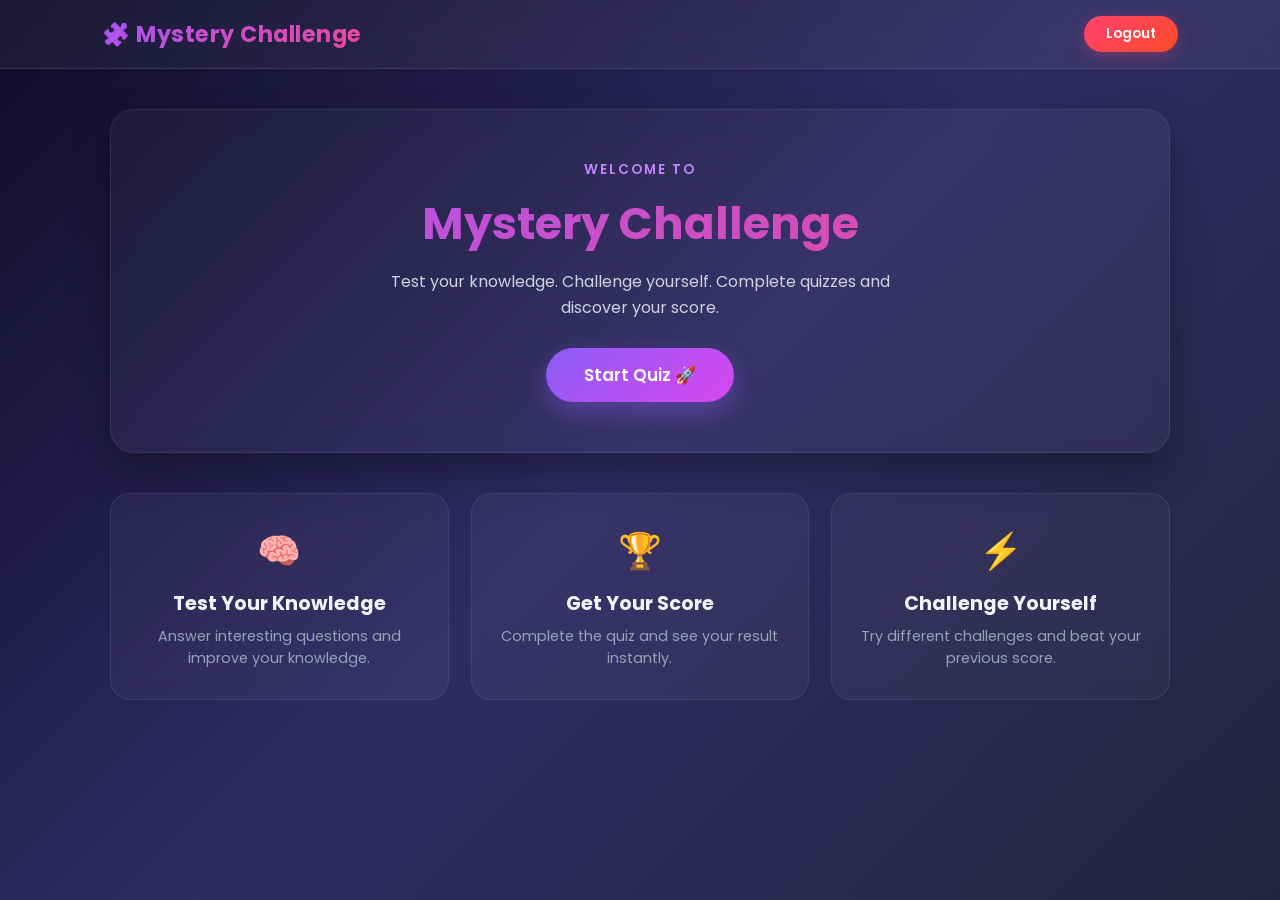
<file: index.html>
<!DOCTYPE html>
<html lang="en">
<head>
  <meta charset="UTF-8">
  <meta name="viewport" content="width=device-width, initial-scale=1.0">

  <title>Mystery Challenge</title>

  <link rel="stylesheet" href="style.css">
</head>

<body>

  <nav class="navbar">

    <div class="brand">
      🧩 Mystery Challenge
    </div>

    <button id="logoutBtn" class="logout-btn">
      Logout
    </button>

  </nav>


  <main class="home">

    <section class="hero">

      <p class="welcome">WELCOME TO</p>

      <h1>Mystery Challenge</h1>

      <p class="hero-text">
        Test your knowledge. Challenge yourself.
        Complete quizzes and discover your score.
      </p>

      <button class="start-btn" id="startQuizBtn">
        Start Quiz 🚀
      </button>

    </section>


    <section class="cards">

      <div class="info-card">
        <div class="card-icon">🧠</div>
        <h2>Test Your Knowledge</h2>
        <p>
          Answer interesting questions and improve
          your knowledge.
        </p>
      </div>

      <div class="info-card">
        <div class="card-icon">🏆</div>
        <h2>Get Your Score</h2>
        <p>
          Complete the quiz and see your result instantly.
        </p>
      </div>

      <div class="info-card">
        <div class="card-icon">⚡</div>
        <h2>Challenge Yourself</h2>
        <p>
          Try different challenges and beat your previous score.
        </p>
      </div>

    </section>

  </main>


  <script type="module" src="home.js"></script>

</body>
</html>
</file>
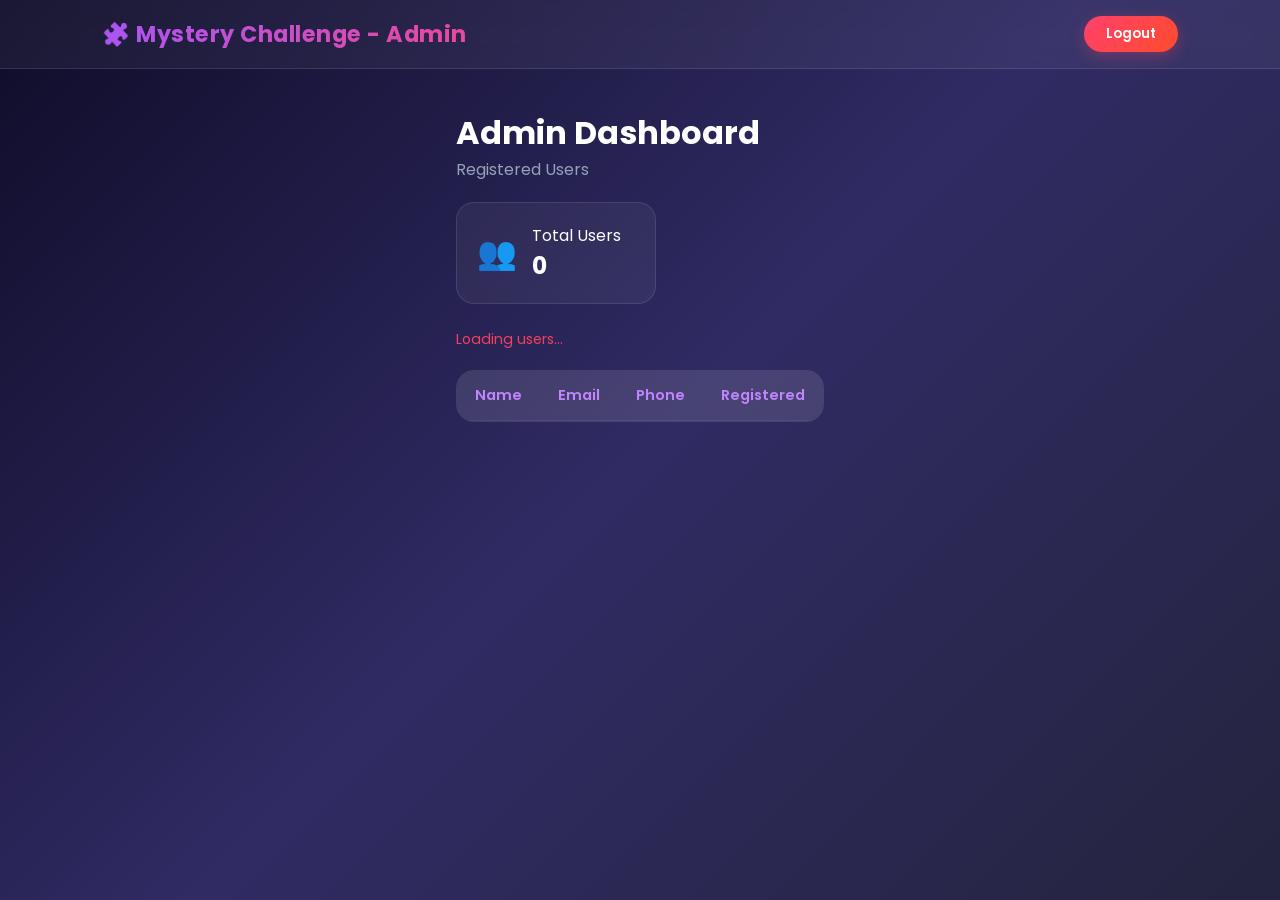
<file: admin.html>
<!DOCTYPE html>
<html lang="en">
<head>
  <meta charset="UTF-8">
  <meta name="viewport" content="width=device-width, initial-scale=1.0">

  <title>Admin Dashboard | Mystery Challenge</title>

 <link rel="stylesheet" href="style.css">
</head>

<body>

  <nav class="navbar">
    <div class="brand">🧩 Mystery Challenge - Admin</div>

    <button id="logoutBtn" class="logout-btn">
      Logout
    </button>
  </nav>

  <main class="admin-container">

    <h1>Admin Dashboard</h1>

    <p class="admin-subtitle">
      Registered Users
    </p>
<div class="admin-stats">
  <div class="stat-card">
    <div class="stat-icon">👥</div>
    <div>
      <p>Total Users</p>
      <h2 id="totalUsers">0</h2>
    </div>
  </div>
</div>
    <div id="message">
      Loading users...
    </div>

    <div class="table-container">

      <table>

        <thead>
          <tr>
            <th>Name</th>
            <th>Email</th>
            <th>Phone</th>
            <th>Registered</th>
          </tr>
        </thead>

        <tbody id="usersTable">
        </tbody>

      </table>

    </div>

  </main>

  <script type="module" src="admin.js"></script>

</body>
</html>
</file>
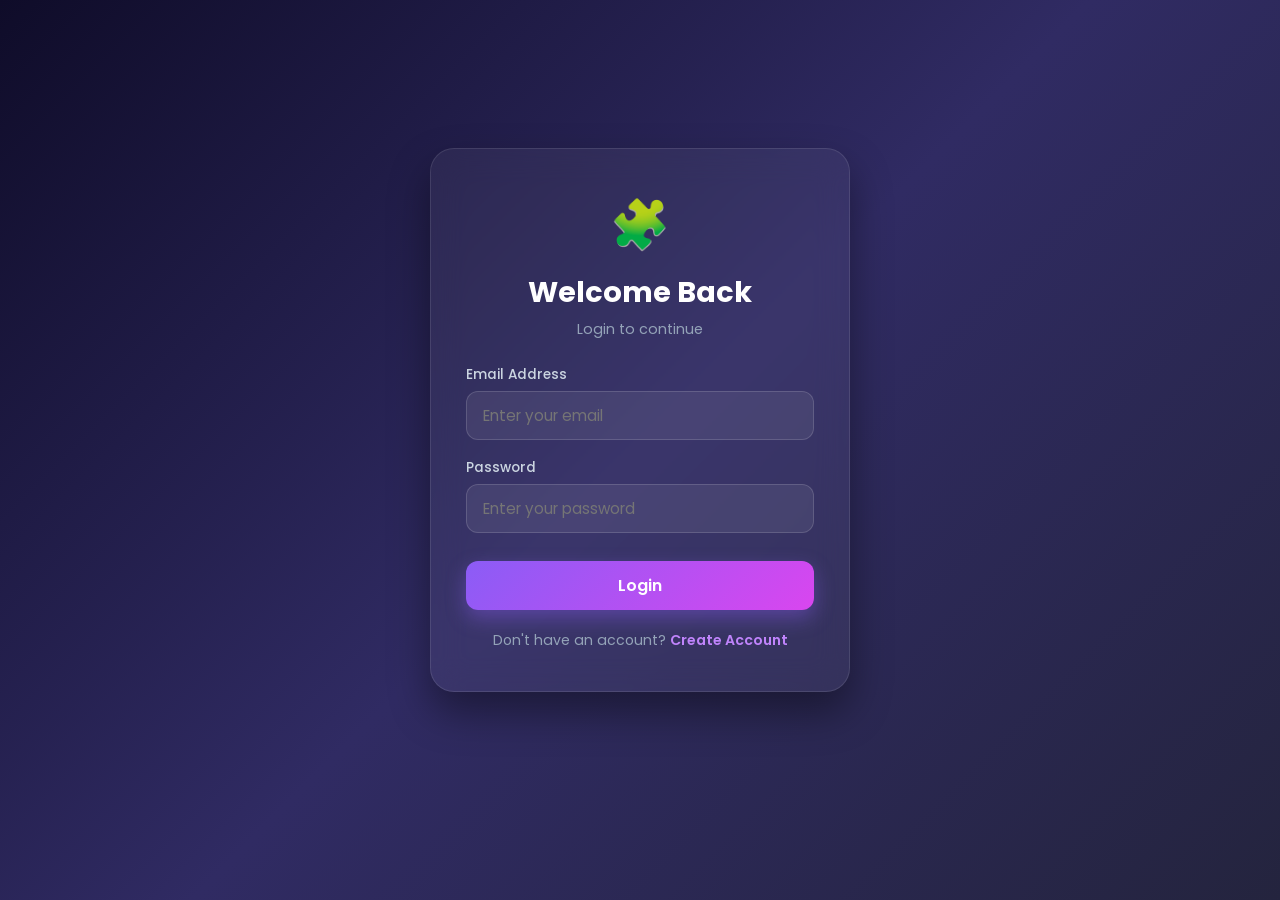
<file: login.html>
<!DOCTYPE html>
<html lang="en">
<head>
  <meta charset="UTF-8">
  <meta name="viewport" content="width=device-width, initial-scale=1.0">

  <title>Login | আপনি মায়া কে কত তা চিনেন </title>

 <link rel="stylesheet" href="style.css">
</head>

<body>

  <div class="auth-container">

    <div class="auth-box">

      <div class="logo">🧩</div>

      <h1>Welcome Back</h1>

      <p class="subtitle">Login to continue</p>

      <form id="loginForm">

        <div class="input-group">
          <label>Email Address</label>

          <input
            type="email"
            id="email"
            placeholder="Enter your email"
            required
          >
        </div>

        <div class="input-group">
          <label>Password</label>

          <input
            type="password"
            id="password"
            placeholder="Enter your password"
            required
          >
        </div>

        <button type="submit" id="loginBtn">
          Login
        </button>

        <p id="message"></p>

      </form>

      <p class="login-link">
        Don't have an account?
        <a href="register.html">Create Account</a>
      </p>

    </div>

  </div>

  <script type="module" src="login.js"></script>

</body>
</html>
</file>
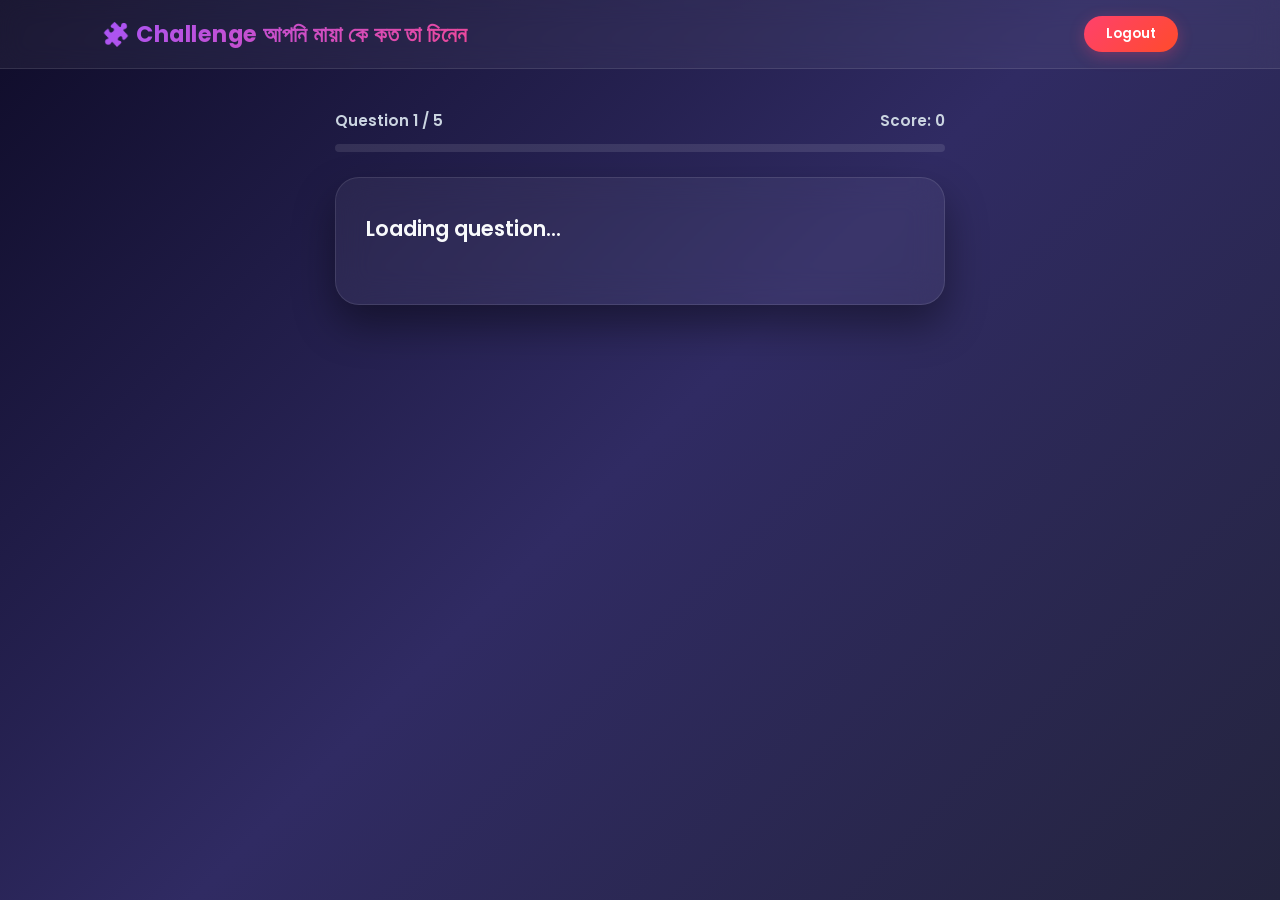
<file: quiz.html>
<!DOCTYPE html>
<html lang="en">
<head>
  <meta charset="UTF-8">
  <meta name="viewport" content="width=device-width, initial-scale=1.0">

  <title>Quiz | Mystery Challenge</title>

 <link rel="stylesheet" href="style.css">
</head>

<body>

  <nav class="navbar">

    <div class="brand">
      🧩 Challenge  আপনি মায়া কে কত তা চিনেন 
    </div>

    <div id="userName" class="user-name"></div>

    <button id="logoutBtn" class="logout-btn">
      Logout
    </button>

  </nav>


  <main class="quiz-container">

    <div class="quiz-header">

      <span id="questionNumber">
        Question 1 / 5
      </span>

      <span id="score">
        Score: 0
      </span>

    </div>


    <div class="progress">
      <div id="progressBar"></div>
    </div>


    <section class="quiz-card">

      <h1 id="question">
        Loading question...
      </h1>


      <div id="options" class="options">

        <!-- Options will appear here -->

      </div>


      <button id="nextBtn" class="next-btn">
        Next →
      </button>

    </section>

  </main>


  <script type="module" src="quiz.js"></script>

</body>
</html>
</file>
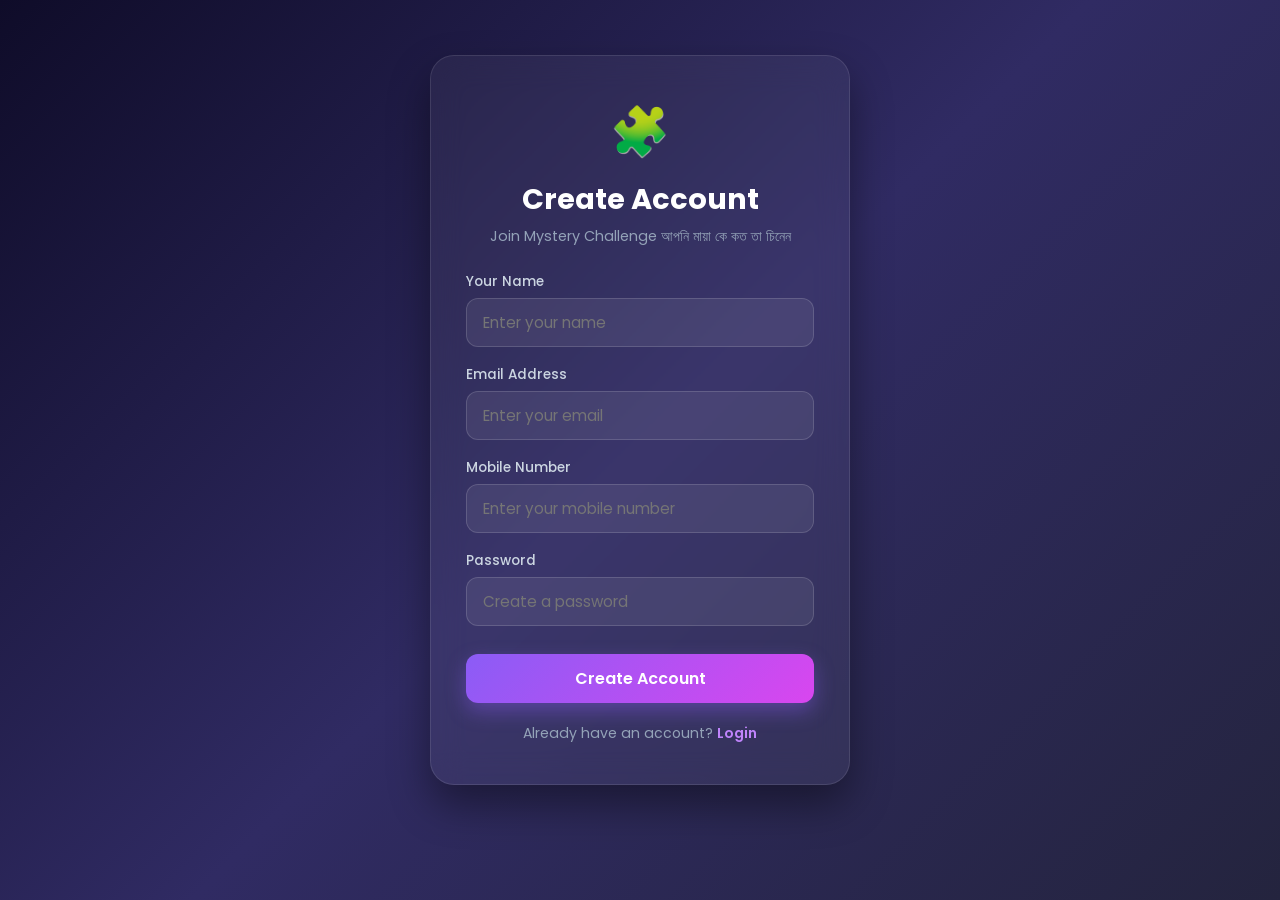
<file: register.html>
<!DOCTYPE html>
<html lang="en">
<head>
  <meta charset="UTF-8">
  <meta name="viewport" content="width=device-width, initial-scale=1.0">

  <title>Create Account | Mystery Challenge</title>

  <link rel="stylesheet" href="style.css">
</head>

<body>

  <div class="auth-container">

    <div class="auth-box">

      <div class="logo">🧩</div>

      <h1>Create Account</h1>
      <p class="subtitle">Join Mystery Challenge আপনি মায়া কে কত তা চিনেন </p>

      <form id="registerForm">

        <div class="input-group">
          <label>Your Name</label>
          <input
            type="text"
            id="name"
            placeholder="Enter your name"
            required
          >
        </div>

        <div class="input-group">
          <label>Email Address</label>
          <input
            type="email"
            id="email"
            placeholder="Enter your email"
            required
          >
        </div>

        <div class="input-group">
          <label>Mobile Number</label>
          <input
            type="tel"
            id="phone"
            placeholder="Enter your mobile number"
            required
          >
        </div>

        <div class="input-group">
          <label>Password</label>
          <input
            type="password"
            id="password"
            placeholder="Create a password"
            required
          >
        </div>

        <button type="submit" id="registerBtn">
          Create Account
        </button>

        <p id="message"></p>

      </form>

      <p class="login-link">
        Already have an account?
        <a href="login.html">Login</a>
      </p>

    </div>

  </div>

  <script type="module" src="app.js"></script>

</body>
</html>
</file>
<file: style.css>
@import url('https://fonts.googleapis.com/css2?family=Poppins:wght@300;400;500;600;700&display=swap');

* {
  margin: 0;
  padding: 0;
  box-sizing: border-box;
  font-family: 'Poppins', sans-serif;
}

body {
  background: linear-gradient(135deg, #0f0c29, #302b63, #24243e);
  min-height: 100vh;
  color: #ffffff;
  display: flex;
  flex-direction: column;
  overflow-x: hidden;
}

/* NAVBAR */
.navbar {
  display: flex;
  justify-content: space-between;
  align-items: center;
  padding: 16px 8%;
  background: rgba(255, 255, 255, 0.05);
  backdrop-filter: blur(12px);
  -webkit-backdrop-filter: blur(12px);
  border-bottom: 1px solid rgba(255, 255, 255, 0.1);
  position: sticky;
  top: 0;
  z-index: 100;
}

.brand {
  font-size: 1.4rem;
  font-weight: 700;
  background: linear-gradient(135deg, #a855f7, #ec4899);
  -webkit-background-clip: text;
  -webkit-text-fill-color: transparent;
  letter-spacing: 0.5px;
}

.user-name {
  color: #e2e8f0;
  font-weight: 500;
  font-size: 0.95rem;
}

.logout-btn {
  background: linear-gradient(135deg, #ff416c, #ff4b2b);
  border: none;
  padding: 8px 22px;
  color: #ffffff;
  font-weight: 600;
  border-radius: 20px;
  cursor: pointer;
  transition: all 0.3s ease;
  box-shadow: 0 4px 15px rgba(255, 65, 108, 0.3);
}

.logout-btn:hover {
  transform: translateY(-2px);
  box-shadow: 0 6px 20px rgba(255, 65, 108, 0.5);
}

/* AUTH PAGES (LOGIN / REGISTER) */
.auth-container {
  display: flex;
  justify-content: center;
  align-items: center;
  min-height: calc(100vh - 60px);
  padding: 20px;
}

.auth-box {
  background: rgba(255, 255, 255, 0.05);
  backdrop-filter: blur(16px);
  -webkit-backdrop-filter: blur(16px);
  border: 1px solid rgba(255, 255, 255, 0.1);
  padding: 40px 35px;
  border-radius: 24px;
  width: 100%;
  max-width: 420px;
  box-shadow: 0 20px 40px rgba(0, 0, 0, 0.4);
  text-align: center;
}

.logo {
  font-size: 3rem;
  margin-bottom: 10px;
}

.auth-box h1 {
  font-size: 1.8rem;
  font-weight: 700;
  margin-bottom: 5px;
}

.subtitle {
  color: #94a3b8;
  font-size: 0.9rem;
  margin-bottom: 25px;
}

.input-group {
  text-align: left;
  margin-bottom: 18px;
}

.input-group label {
  display: block;
  font-size: 0.85rem;
  color: #cbd5e1;
  margin-bottom: 6px;
  font-weight: 500;
}

.input-group input {
  width: 100%;
  padding: 12px 16px;
  border-radius: 12px;
  border: 1px solid rgba(255, 255, 255, 0.15);
  background: rgba(255, 255, 255, 0.07);
  color: #ffffff;
  font-size: 0.95rem;
  outline: none;
  transition: 0.3s ease;
}

.input-group input:focus {
  border-color: #a855f7;
  background: rgba(255, 255, 255, 0.12);
  box-shadow: 0 0 10px rgba(168, 85, 247, 0.3);
}

.auth-box button {
  width: 100%;
  padding: 12px;
  background: linear-gradient(135deg, #8b5cf6, #d946ef);
  border: none;
  border-radius: 12px;
  color: #ffffff;
  font-size: 1rem;
  font-weight: 600;
  cursor: pointer;
  margin-top: 10px;
  transition: all 0.3s ease;
  box-shadow: 0 8px 20px rgba(139, 92, 246, 0.4);
}

.auth-box button:hover {
  transform: translateY(-2px);
  box-shadow: 0 12px 25px rgba(139, 92, 246, 0.6);
}

.login-link {
  margin-top: 20px;
  font-size: 0.88rem;
  color: #94a3b8;
}

.login-link a {
  color: #c084fc;
  text-decoration: none;
  font-weight: 600;
}

.login-link a:hover {
  text-decoration: underline;
}

#message {
  margin-top: 12px;
  font-size: 0.88rem;
  color: #f43f5e;
}

/* HOME PAGE */
.home {
  max-width: 1100px;
  margin: 0 auto;
  padding: 40px 20px;
  width: 100%;
}

.hero {
  text-align: center;
  padding: 50px 20px;
  background: rgba(255, 255, 255, 0.04);
  border-radius: 24px;
  border: 1px solid rgba(255, 255, 255, 0.08);
  backdrop-filter: blur(12px);
  -webkit-backdrop-filter: blur(12px);
  margin-bottom: 40px;
  box-shadow: 0 20px 40px rgba(0, 0, 0, 0.3);
}

.welcome {
  color: #c084fc;
  font-size: 0.85rem;
  font-weight: 600;
  letter-spacing: 2px;
  margin-bottom: 10px;
}

.hero h1 {
  font-size: 2.8rem;
  font-weight: 700;
  background: linear-gradient(135deg, #a855f7, #ec4899);
  -webkit-background-clip: text;
  -webkit-text-fill-color: transparent;
  margin-bottom: 12px;
}

.hero-text {
  color: #cbd5e1;
  max-width: 550px;
  margin: 0 auto 28px;
  font-size: 1rem;
  line-height: 1.6;
}

.start-btn {
  background: linear-gradient(135deg, #8b5cf6, #d946ef);
  border: none;
  padding: 14px 38px;
  font-size: 1.05rem;
  font-weight: 600;
  color: #ffffff;
  border-radius: 30px;
  cursor: pointer;
  transition: all 0.3s ease;
  box-shadow: 0 10px 25px rgba(139, 92, 246, 0.4);
}

.start-btn:hover {
  transform: translateY(-3px) scale(1.02);
  box-shadow: 0 15px 30px rgba(139, 92, 246, 0.6);
}

.cards {
  display: grid;
  grid-template-columns: repeat(auto-fit, minmax(260px, 1fr));
  gap: 22px;
}

.info-card {
  background: rgba(255, 255, 255, 0.04);
  border: 1px solid rgba(255, 255, 255, 0.08);
  padding: 30px 22px;
  border-radius: 20px;
  text-align: center;
  transition: all 0.3s ease;
  backdrop-filter: blur(8px);
  -webkit-backdrop-filter: blur(8px);
}

.info-card:hover {
  transform: translateY(-6px);
  background: rgba(255, 255, 255, 0.07);
  border-color: rgba(168, 85, 247, 0.4);
  box-shadow: 0 15px 30px rgba(0, 0, 0, 0.4);
}

.card-icon {
  font-size: 2.2rem;
  margin-bottom: 12px;
}

.info-card h2 {
  font-size: 1.2rem;
  margin-bottom: 8px;
  color: #f1f5f9;
}

.info-card p {
  color: #94a3b8;
  font-size: 0.9rem;
  line-height: 1.5;
}

/* QUIZ PAGE */
.quiz-container {
  max-width: 650px;
  margin: 40px auto;
  padding: 0 20px;
  width: 100%;
}

.quiz-header {
  display: flex;
  justify-content: space-between;
  font-weight: 600;
  color: #cbd5e1;
  margin-bottom: 12px;
  font-size: 0.95rem;
}

.progress {
  width: 100%;
  height: 8px;
  background: rgba(255, 255, 255, 0.1);
  border-radius: 10px;
  overflow: hidden;
  margin-bottom: 25px;
}

#progressBar {
  height: 100%;
  width: 0%;
  background: linear-gradient(90deg, #8b5cf6, #d946ef);
  transition: width 0.3s ease;
}

.quiz-card {
  background: rgba(255, 255, 255, 0.05);
  border: 1px solid rgba(255, 255, 255, 0.1);
  backdrop-filter: blur(16px);
  -webkit-backdrop-filter: blur(16px);
  border-radius: 24px;
  padding: 35px 30px;
  box-shadow: 0 20px 40px rgba(0, 0, 0, 0.4);
}

#question {
  font-size: 1.3rem;
  font-weight: 600;
  margin-bottom: 25px;
  color: #f8fafc;
  line-height: 1.5;
}

.options {
  display: flex;
  flex-direction: column;
  gap: 12px;
}

.option {
  background: rgba(255, 255, 255, 0.06);
  border: 1px solid rgba(255, 255, 255, 0.12);
  color: #e2e8f0;
  padding: 14px 18px;
  border-radius: 14px;
  font-size: 0.98rem;
  text-align: left;
  cursor: pointer;
  transition: all 0.25s ease;
}

.option:hover:not(:disabled) {
  background: rgba(168, 85, 247, 0.2);
  border-color: #a855f7;
  transform: translateX(4px);
}

.option.correct {
  background: rgba(34, 197, 94, 0.25) !important;
  border-color: #22c55e !important;
  color: #4ade80 !important;
  font-weight: 600;
}

.option.wrong {
  background: rgba(239, 68, 68, 0.25) !important;
  border-color: #ef4444 !important;
  color: #f87171 !important;
}

.next-btn {
  margin-top: 25px;
  width: 100%;
  padding: 14px;
  background: linear-gradient(135deg, #8b5cf6, #d946ef);
  border: none;
  border-radius: 14px;
  color: #ffffff;
  font-size: 1rem;
  font-weight: 600;
  cursor: pointer;
  transition: all 0.3s ease;
  display: none;
  box-shadow: 0 8px 20px rgba(139, 92, 246, 0.4);
}

.next-btn:hover {
  transform: translateY(-2px);
  box-shadow: 0 12px 25px rgba(139, 92, 246, 0.6);
}

/* ADMIN DASHBOARD */
.admin-container {
  max-width: 1000px;
  margin: 40px auto;
  padding: 0 20px;
}

.admin-subtitle {
  color: #94a3b8;
  margin-bottom: 20px;
}

.admin-stats {
  margin-bottom: 25px;
}

.stat-card {
  background: rgba(255, 255, 255, 0.05);
  border: 1px solid rgba(255, 255, 255, 0.1);
  border-radius: 18px;
  padding: 20px;
  display: inline-flex;
  align-items: center;
  gap: 15px;
  min-width: 200px;
}

.stat-icon {
  font-size: 2rem;
}

.table-container {
  background: rgba(255, 255, 255, 0.04);
  border: 1px solid rgba(255, 255, 255, 0.08);
  border-radius: 18px;
  overflow: hidden;
  margin-top: 20px;
}

table {
  width: 100%;
  border-collapse: collapse;
  text-align: left;
}

th, td {
  padding: 14px 18px;
  border-bottom: 1px solid rgba(255, 255, 255, 0.06);
}

th {
  background: rgba(255, 255, 255, 0.08);
  color: #c084fc;
  font-weight: 600;
  font-size: 0.9rem;
}

td {
  color: #cbd5e1;
  font-size: 0.9rem;
}
</file>
